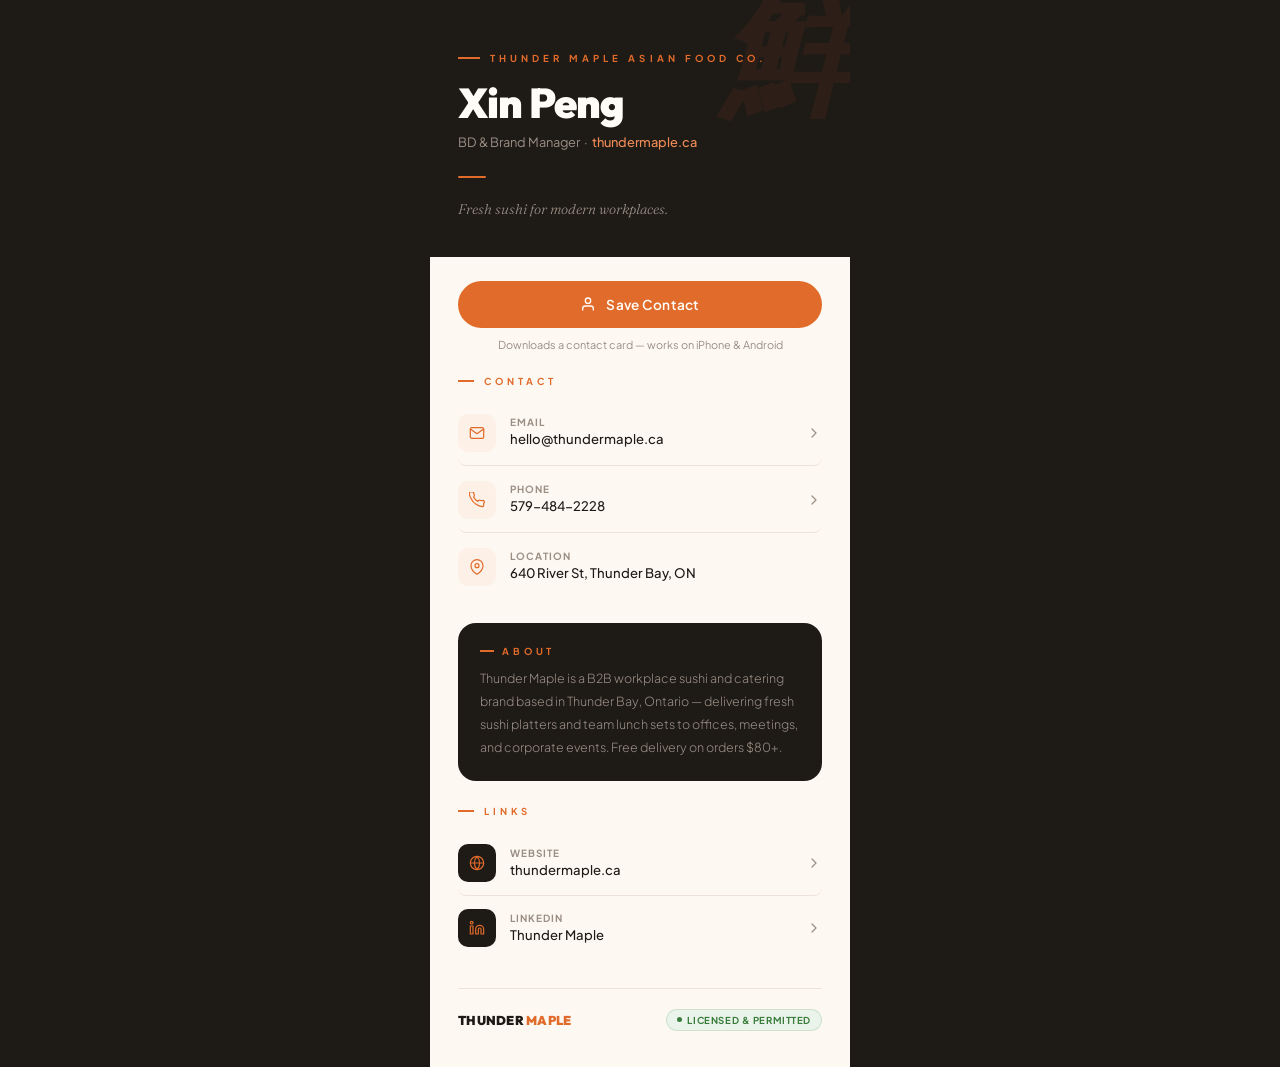
<file: card/index.html>
<!DOCTYPE html>
<html lang="en">
<head>
<meta charset="UTF-8">
<meta name="viewport" content="width=device-width, initial-scale=1.0, maximum-scale=1.0">
<meta name="theme-color" content="#1E1A16">
<meta property="og:title" content="Xin Peng — Thunder Maple">
<meta property="og:description" content="BD & Brand Manager · Fresh sushi for modern workplaces.">
<meta property="og:url" content="https://thundermaple.ca/card">
<title>Xin Peng · Thunder Maple</title>
<link rel="preconnect" href="https://fonts.googleapis.com">
<link rel="preconnect" href="https://fonts.gstatic.com" crossorigin>
<link href="https://fonts.googleapis.com/css2?family=Outfit:wght@700;800;900&family=Plus+Jakarta+Sans:wght@300;400;500;600;700&family=Fraunces:ital,wght@1,300;1,700&display=swap" rel="stylesheet">
<style>
  :root {
    --ink:          #1E1A16;
    --ink-soft:     #4A3F35;
    --ink-mist:     #9A8F85;
    --orange:       #E06B2A;
    --orange-light: #F08C55;
    --orange-pale:  #FDF0E6;
    --cream:        #FDF8F2;
    --white:        #FFFCF8;
    --rule:         rgba(122,79,46,0.12);
    --green:        #3A7D3C;
    --green-pale:   #EAF4EA;
  }

  * { margin: 0; padding: 0; box-sizing: border-box; -webkit-tap-highlight-color: transparent; }

  html, body {
    min-height: 100vh;
    background: var(--ink);
    display: flex;
    align-items: flex-start;
    justify-content: center;
    font-family: 'Plus Jakarta Sans', sans-serif;
  }

  .wrapper {
    width: 100%;
    max-width: 420px;
    min-height: 100vh;
    background: var(--cream);
    display: flex;
    flex-direction: column;
  }

  /* ── HERO ── */
  .hero {
    background: var(--ink);
    padding: 52px 28px 36px;
    position: relative;
    overflow: hidden;
  }

  .hero-kanji {
    font-family: 'Fraunces', serif;
    font-style: italic;
    font-weight: 700;
    font-size: 140px;
    color: rgba(224,107,42,0.08);
    position: absolute;
    top: -18px;
    right: -10px;
    line-height: 1;
    pointer-events: none;
    user-select: none;
  }

  .hero-eyebrow {
    display: flex;
    align-items: center;
    gap: 10px;
    margin-bottom: 18px;
  }

  .hero-eyebrow::before {
    content: '';
    display: block;
    width: 22px;
    height: 2px;
    background: var(--orange);
    flex-shrink: 0;
  }

  .hero-eyebrow-text {
    font-size: 0.60rem;
    font-weight: 700;
    letter-spacing: 0.42em;
    text-transform: uppercase;
    color: var(--orange);
  }

  .hero-name {
    font-family: 'Outfit', sans-serif;
    font-weight: 900;
    font-size: clamp(2rem, 8vw, 2.6rem);
    color: var(--white);
    line-height: 1.0;
    letter-spacing: -0.02em;
    margin-bottom: 8px;
  }

  .hero-title {
    font-size: 0.80rem;
    font-weight: 400;
    color: var(--ink-mist);
    line-height: 1.6;
    margin-bottom: 24px;
  }

  .hero-title strong {
    color: var(--orange-light);
    font-weight: 500;
  }

  .hero-divider {
    width: 28px;
    height: 2px;
    background: var(--orange);
    border-radius: 999px;
    margin-bottom: 20px;
  }

  .hero-tagline {
    font-family: 'Fraunces', serif;
    font-style: italic;
    font-weight: 300;
    font-size: 0.88rem;
    color: var(--ink-mist);
    line-height: 1.6;
  }

  /* ── SAVE BUTTON ── */
  .save-section {
    padding: 24px 28px 0;
  }

  .save-btn {
    display: flex;
    align-items: center;
    justify-content: center;
    gap: 10px;
    width: 100%;
    padding: 15px 24px;
    background: var(--orange);
    border: none;
    border-radius: 999px;
    font-family: 'Plus Jakarta Sans', sans-serif;
    font-size: 0.85rem;
    font-weight: 600;
    color: var(--white);
    cursor: pointer;
    letter-spacing: 0.02em;
    transition: background 0.2s, transform 0.15s;
    text-decoration: none;
  }

  .save-btn:active { transform: scale(0.97); background: var(--orange-light); }

  .save-btn svg {
    width: 16px;
    height: 16px;
    stroke: var(--white);
    fill: none;
    stroke-width: 2;
    stroke-linecap: round;
    stroke-linejoin: round;
    flex-shrink: 0;
  }

  .save-hint {
    text-align: center;
    font-size: 0.68rem;
    color: var(--ink-mist);
    margin-top: 10px;
    font-weight: 400;
  }

  /* ── CONTACT ROWS ── */
  .contact-section {
    padding: 24px 28px 0;
  }

  .section-label {
    font-size: 0.60rem;
    font-weight: 700;
    letter-spacing: 0.40em;
    text-transform: uppercase;
    color: var(--orange);
    margin-bottom: 14px;
    display: flex;
    align-items: center;
    gap: 10px;
  }

  .section-label::before {
    content: '';
    display: block;
    width: 16px;
    height: 2px;
    background: var(--orange);
    flex-shrink: 0;
  }

  .contact-list {
    display: flex;
    flex-direction: column;
    gap: 2px;
  }

  .contact-row {
    display: flex;
    align-items: center;
    gap: 14px;
    padding: 13px 0;
    border-bottom: 0.5px solid var(--rule);
    text-decoration: none;
    cursor: default;
    transition: background 0.2s;
    border-radius: 8px;
  }

  a.contact-row { cursor: pointer; }
  a.contact-row:active { background: var(--orange-pale); }

  .contact-row:last-child { border-bottom: none; }

  .contact-icon {
    width: 38px;
    height: 38px;
    border-radius: 10px;
    background: var(--orange-pale);
    display: flex;
    align-items: center;
    justify-content: center;
    flex-shrink: 0;
  }

  .contact-icon svg {
    width: 16px;
    height: 16px;
    stroke: var(--orange);
    fill: none;
    stroke-width: 1.8;
    stroke-linecap: round;
    stroke-linejoin: round;
  }

  .contact-text { flex: 1; min-width: 0; }

  .contact-label {
    font-size: 0.62rem;
    font-weight: 700;
    letter-spacing: 0.10em;
    text-transform: uppercase;
    color: var(--ink-mist);
    margin-bottom: 2px;
  }

  .contact-value {
    font-size: 0.82rem;
    font-weight: 500;
    color: var(--ink);
    line-height: 1.4;
    white-space: nowrap;
    overflow: hidden;
    text-overflow: ellipsis;
  }

  .contact-arrow {
    width: 16px;
    height: 16px;
    stroke: var(--ink-mist);
    fill: none;
    stroke-width: 1.8;
    stroke-linecap: round;
    stroke-linejoin: round;
    flex-shrink: 0;
  }

  /* ── ABOUT ── */
  .about-section {
    margin: 24px 28px 0;
    background: var(--ink);
    border-radius: 18px;
    padding: 22px 22px;
  }

  .about-label {
    font-size: 0.60rem;
    font-weight: 700;
    letter-spacing: 0.40em;
    text-transform: uppercase;
    color: var(--orange);
    margin-bottom: 10px;
    display: flex;
    align-items: center;
    gap: 8px;
  }

  .about-label::before {
    content: '';
    display: block;
    width: 14px;
    height: 2px;
    background: var(--orange);
  }

  .about-text {
    font-size: 0.78rem;
    line-height: 1.85;
    color: var(--ink-mist);
    font-weight: 300;
  }

  /* ── LINKS ── */
  .links-section {
    padding: 24px 28px 0;
  }

  .link-row {
    display: flex;
    align-items: center;
    gap: 14px;
    padding: 13px 0;
    border-bottom: 0.5px solid var(--rule);
    text-decoration: none;
    transition: background 0.2s;
    border-radius: 8px;
  }

  .link-row:last-child { border-bottom: none; }
  .link-row:active { background: var(--orange-pale); }

  .link-icon {
    width: 38px;
    height: 38px;
    border-radius: 10px;
    background: var(--ink);
    display: flex;
    align-items: center;
    justify-content: center;
    flex-shrink: 0;
  }

  .link-icon svg {
    width: 16px;
    height: 16px;
    stroke: var(--orange);
    fill: none;
    stroke-width: 1.8;
    stroke-linecap: round;
    stroke-linejoin: round;
  }

  .link-text { flex: 1; }

  .link-label {
    font-size: 0.62rem;
    font-weight: 700;
    letter-spacing: 0.10em;
    text-transform: uppercase;
    color: var(--ink-mist);
    margin-bottom: 2px;
  }

  .link-value {
    font-size: 0.82rem;
    font-weight: 500;
    color: var(--ink);
  }

  /* ── FOOTER ── */
  .card-footer {
    margin: 28px 28px 0;
    padding: 20px 0 36px;
    border-top: 0.5px solid var(--rule);
    display: flex;
    align-items: center;
    justify-content: space-between;
  }

  .footer-wordmark {
    font-family: 'Outfit', sans-serif;
    font-weight: 900;
    font-size: 0.80rem;
    color: var(--ink);
    letter-spacing: 0.02em;
  }

  .footer-wordmark span { color: var(--orange); }

  .footer-badge {
    display: flex;
    align-items: center;
    gap: 5px;
    background: var(--green-pale);
    border: 1px solid rgba(58,125,60,0.15);
    border-radius: 999px;
    padding: 4px 10px;
    font-size: 0.60rem;
    font-weight: 700;
    color: var(--green);
    text-transform: uppercase;
    letter-spacing: 0.06em;
  }

  .footer-badge::before {
    content: '';
    width: 5px;
    height: 5px;
    border-radius: 50%;
    background: var(--green);
    flex-shrink: 0;
  }

  /* ── TOAST ── */
  .toast {
    position: fixed;
    bottom: 32px;
    left: 50%;
    transform: translateX(-50%) translateY(80px);
    background: var(--ink);
    color: var(--white);
    font-family: 'Plus Jakarta Sans', sans-serif;
    font-size: 0.78rem;
    font-weight: 500;
    padding: 12px 22px;
    border-radius: 999px;
    border: 1px solid rgba(255,255,255,0.08);
    transition: transform 0.3s cubic-bezier(0.34,1.56,0.64,1), opacity 0.3s;
    opacity: 0;
    white-space: nowrap;
    z-index: 100;
    pointer-events: none;
  }

  .toast.show {
    transform: translateX(-50%) translateY(0);
    opacity: 1;
  }
</style>
</head>
<body>

<div class="wrapper">

  <!-- HERO -->
  <div class="hero">
    <div class="hero-kanji">鮮</div>
    <div class="hero-eyebrow">
      <span class="hero-eyebrow-text">Thunder Maple Asian Food Co.</span>
    </div>
    <div class="hero-name">Xin Peng</div>
    <div class="hero-title">BD & Brand Manager &nbsp;·&nbsp; <strong>thundermaple.ca</strong></div>
    <div class="hero-divider"></div>
    <div class="hero-tagline">Fresh sushi for modern workplaces.</div>
  </div>

  <!-- SAVE -->
  <div class="save-section">
    <a class="save-btn" id="saveBtn" href="#" download="Xin_Peng_ThunderMaple.vcf">
      <svg viewBox="0 0 24 24"><path d="M20 21v-2a4 4 0 00-4-4H8a4 4 0 00-4 4v2"/><circle cx="12" cy="7" r="4"/></svg>
      Save Contact
    </a>
    <p class="save-hint">Downloads a contact card — works on iPhone & Android</p>
  </div>

  <!-- CONTACT -->
  <div class="contact-section">
    <div class="section-label">Contact</div>
    <div class="contact-list">

      <a class="contact-row" href="mailto:hello@thundermaple.ca">
        <div class="contact-icon">
          <svg viewBox="0 0 24 24"><path d="M4 4h16c1.1 0 2 .9 2 2v12c0 1.1-.9 2-2 2H4c-1.1 0-2-.9-2-2V6c0-1.1.9-2 2-2z"/><polyline points="22,6 12,13 2,6"/></svg>
        </div>
        <div class="contact-text">
          <div class="contact-label">Email</div>
          <div class="contact-value">hello@thundermaple.ca</div>
        </div>
        <svg class="contact-arrow" viewBox="0 0 24 24"><polyline points="9,18 15,12 9,6"/></svg>
      </a>

      <a class="contact-row" href="tel:5794842228">
        <div class="contact-icon">
          <svg viewBox="0 0 24 24"><path d="M22 16.92v3a2 2 0 01-2.18 2 19.79 19.79 0 01-8.63-3.07A19.5 19.5 0 013.07 9.81 19.79 19.79 0 01.22 1.18 2 2 0 012.19 0h3a2 2 0 012 1.72c.127.96.361 1.903.7 2.81a2 2 0 01-.45 2.11L6.91 7.91a16 16 0 006.16 6.16l1.27-1.27a2 2 0 012.11-.45c.907.339 1.85.573 2.81.7A2 2 0 0122 16.92z"/></svg>
        </div>
        <div class="contact-text">
          <div class="contact-label">Phone</div>
          <div class="contact-value">579-484-2228</div>
        </div>
        <svg class="contact-arrow" viewBox="0 0 24 24"><polyline points="9,18 15,12 9,6"/></svg>
      </a>

      <div class="contact-row">
        <div class="contact-icon">
          <svg viewBox="0 0 24 24"><path d="M21 10c0 7-9 13-9 13s-9-6-9-13a9 9 0 0118 0z"/><circle cx="12" cy="10" r="3"/></svg>
        </div>
        <div class="contact-text">
          <div class="contact-label">Location</div>
          <div class="contact-value">640 River St, Thunder Bay, ON</div>
        </div>
      </div>

    </div>
  </div>

  <!-- ABOUT -->
  <div class="about-section">
    <div class="about-label">About</div>
    <div class="about-text">Thunder Maple is a B2B workplace sushi and catering brand based in Thunder Bay, Ontario — delivering fresh sushi platters and team lunch sets to offices, meetings, and corporate events. Free delivery on orders $80+.</div>
  </div>

  <!-- LINKS -->
  <div class="links-section">
    <div class="section-label">Links</div>

    <a class="link-row" href="https://thundermaple.ca" target="_blank">
      <div class="link-icon">
        <svg viewBox="0 0 24 24"><circle cx="12" cy="12" r="10"/><line x1="2" y1="12" x2="22" y2="12"/><path d="M12 2a15.3 15.3 0 014 10 15.3 15.3 0 01-4 10 15.3 15.3 0 01-4-10 15.3 15.3 0 014-10z"/></svg>
      </div>
      <div class="link-text">
        <div class="link-label">Website</div>
        <div class="link-value">thundermaple.ca</div>
      </div>
      <svg class="contact-arrow" viewBox="0 0 24 24"><polyline points="9,18 15,12 9,6"/></svg>
    </a>

    <a class="link-row" href="https://www.linkedin.com/company/thunder-maple" target="_blank">
      <div class="link-icon">
        <svg viewBox="0 0 24 24"><path d="M16 8a6 6 0 016 6v7h-4v-7a2 2 0 00-2-2 2 2 0 00-2 2v7h-4v-7a6 6 0 016-6z"/><rect x="2" y="9" width="4" height="12"/><circle cx="4" cy="4" r="2"/></svg>
      </div>
      <div class="link-text">
        <div class="link-label">LinkedIn</div>
        <div class="link-value">Thunder Maple</div>
      </div>
      <svg class="contact-arrow" viewBox="0 0 24 24"><polyline points="9,18 15,12 9,6"/></svg>
    </a>

  </div>

  <!-- FOOTER -->
  <div class="card-footer">
    <div class="footer-wordmark">THUNDER <span>MAPLE</span></div>
    <div class="footer-badge">Licensed & Permitted</div>
  </div>

</div>

<div class="toast" id="toast">Contact saved</div>

<script>
  const vcard = [
    'BEGIN:VCARD',
    'VERSION:3.0',
    'FN:Xin Peng',
    'N:Peng;Xin;;;',
    'ORG:Thunder Maple Asian Food Co.',
    'TITLE:BD & Brand Manager',
    'TEL;TYPE=WORK,VOICE:+15794842228',
    'EMAIL;TYPE=WORK:hello@thundermaple.ca',
    'URL:https://thundermaple.ca',
    'ADR;TYPE=WORK:;;640 River St;Thunder Bay;ON;;Canada',
    'NOTE:Fresh sushi for modern workplaces.',
    'END:VCARD'
  ].join('\r\n');

  const blob = new Blob([vcard], { type: 'text/vcard' });
  const url = URL.createObjectURL(blob);
  const btn = document.getElementById('saveBtn');
  btn.href = url;

  btn.addEventListener('click', () => {
    const t = document.getElementById('toast');
    t.classList.add('show');
    setTimeout(() => t.classList.remove('show'), 2400);
  });
</script>

</body>
</html>
</file>
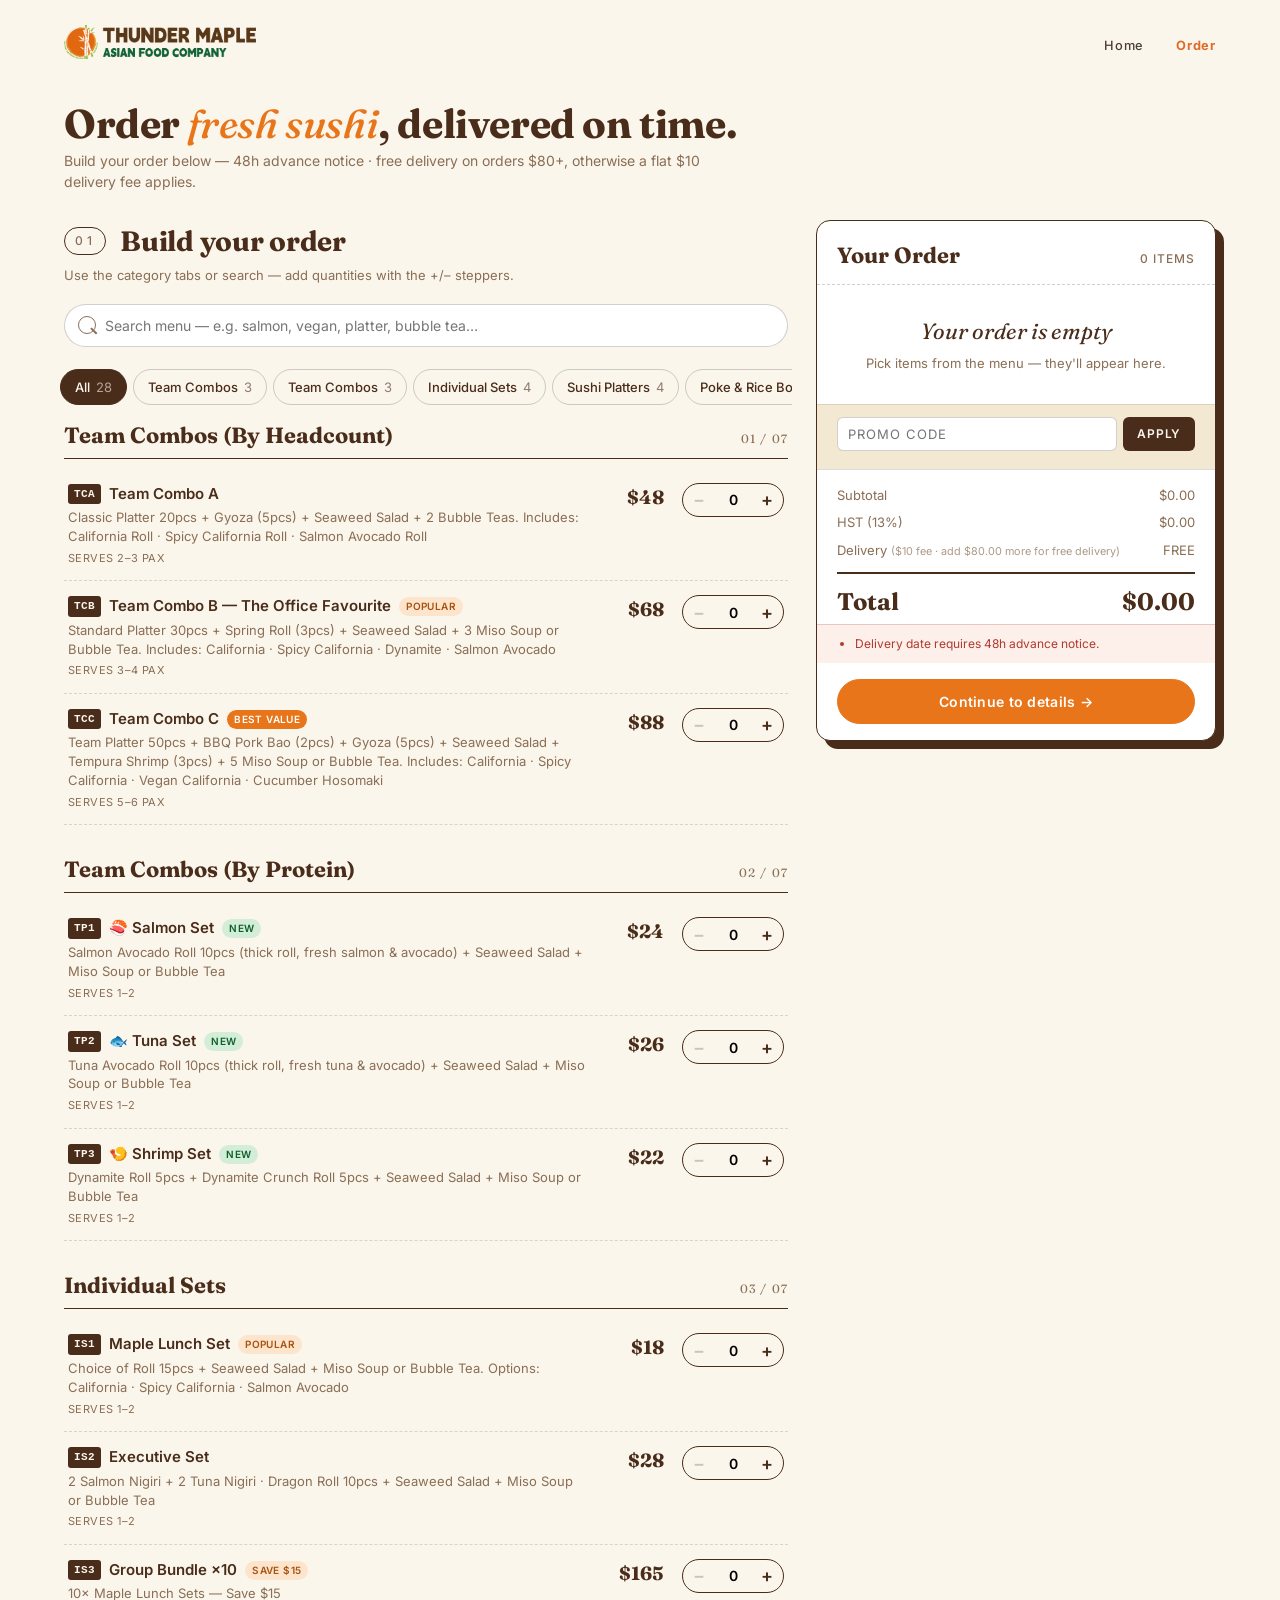
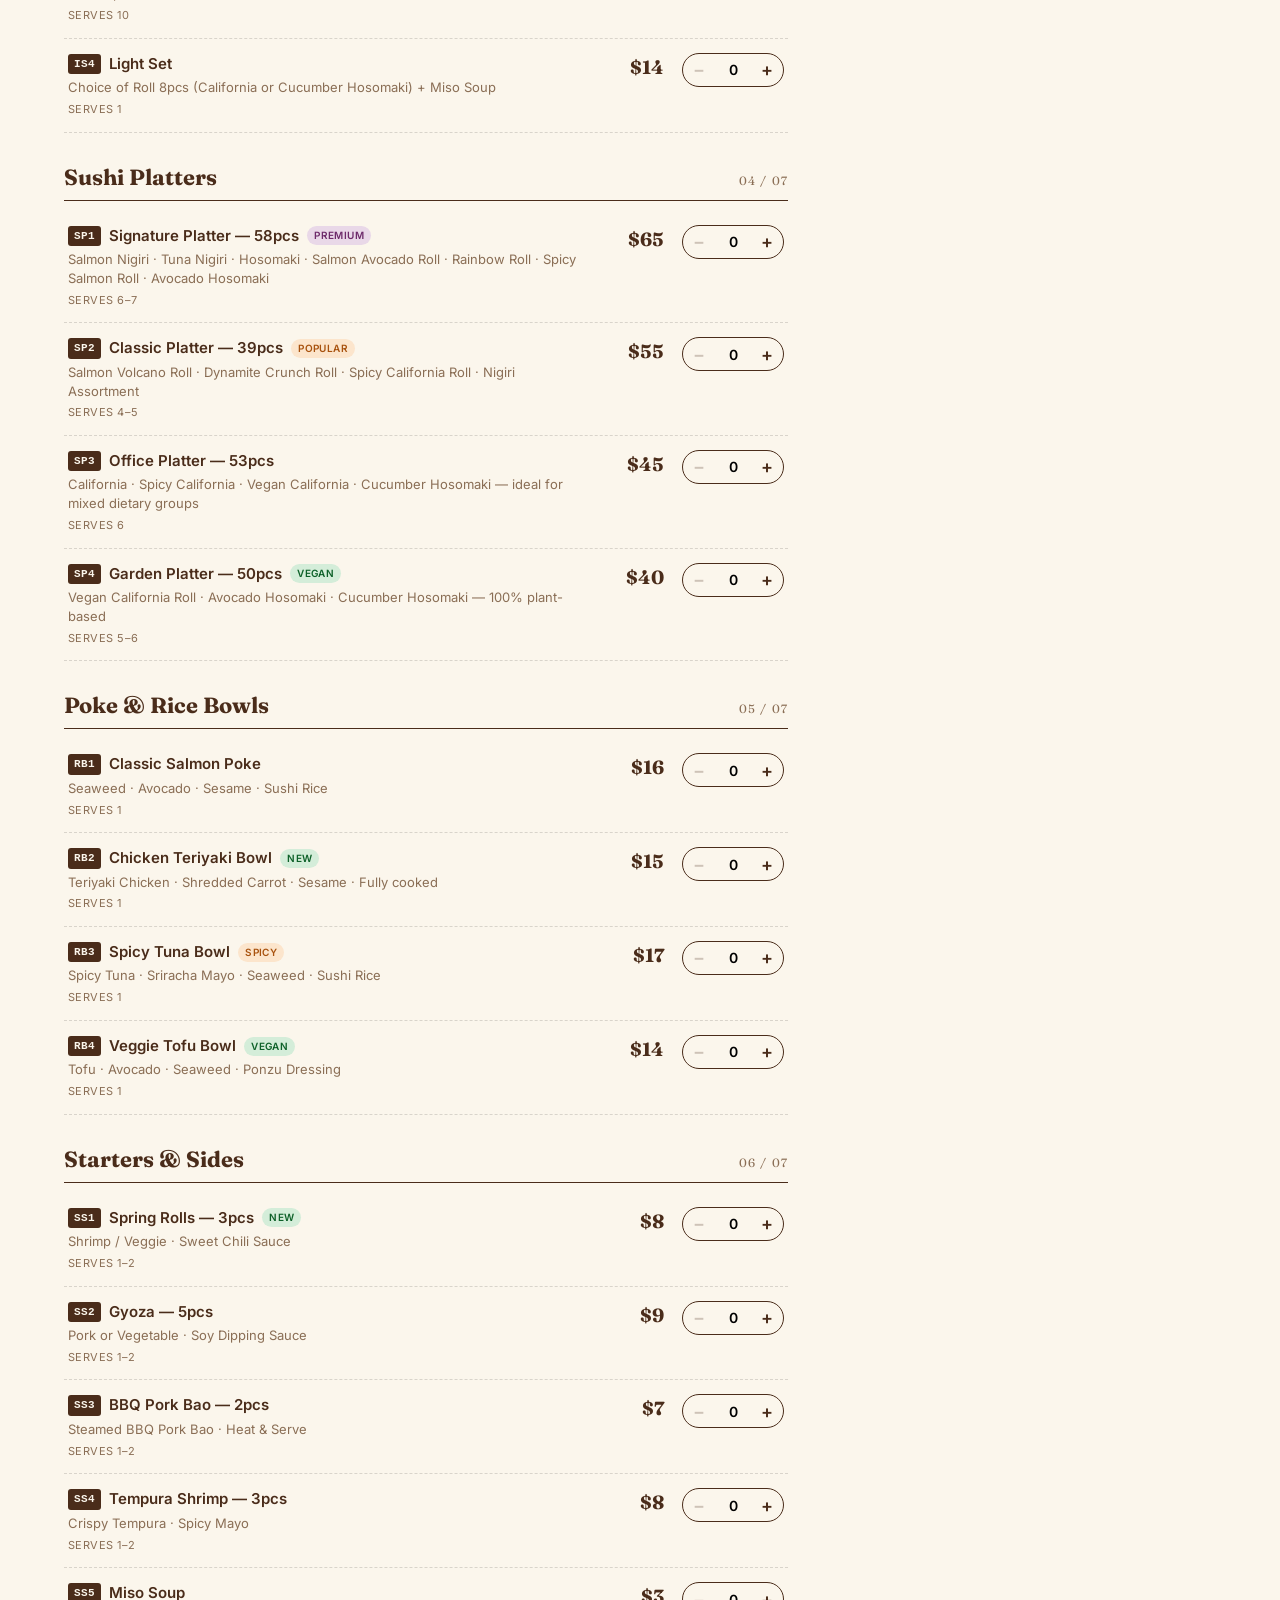
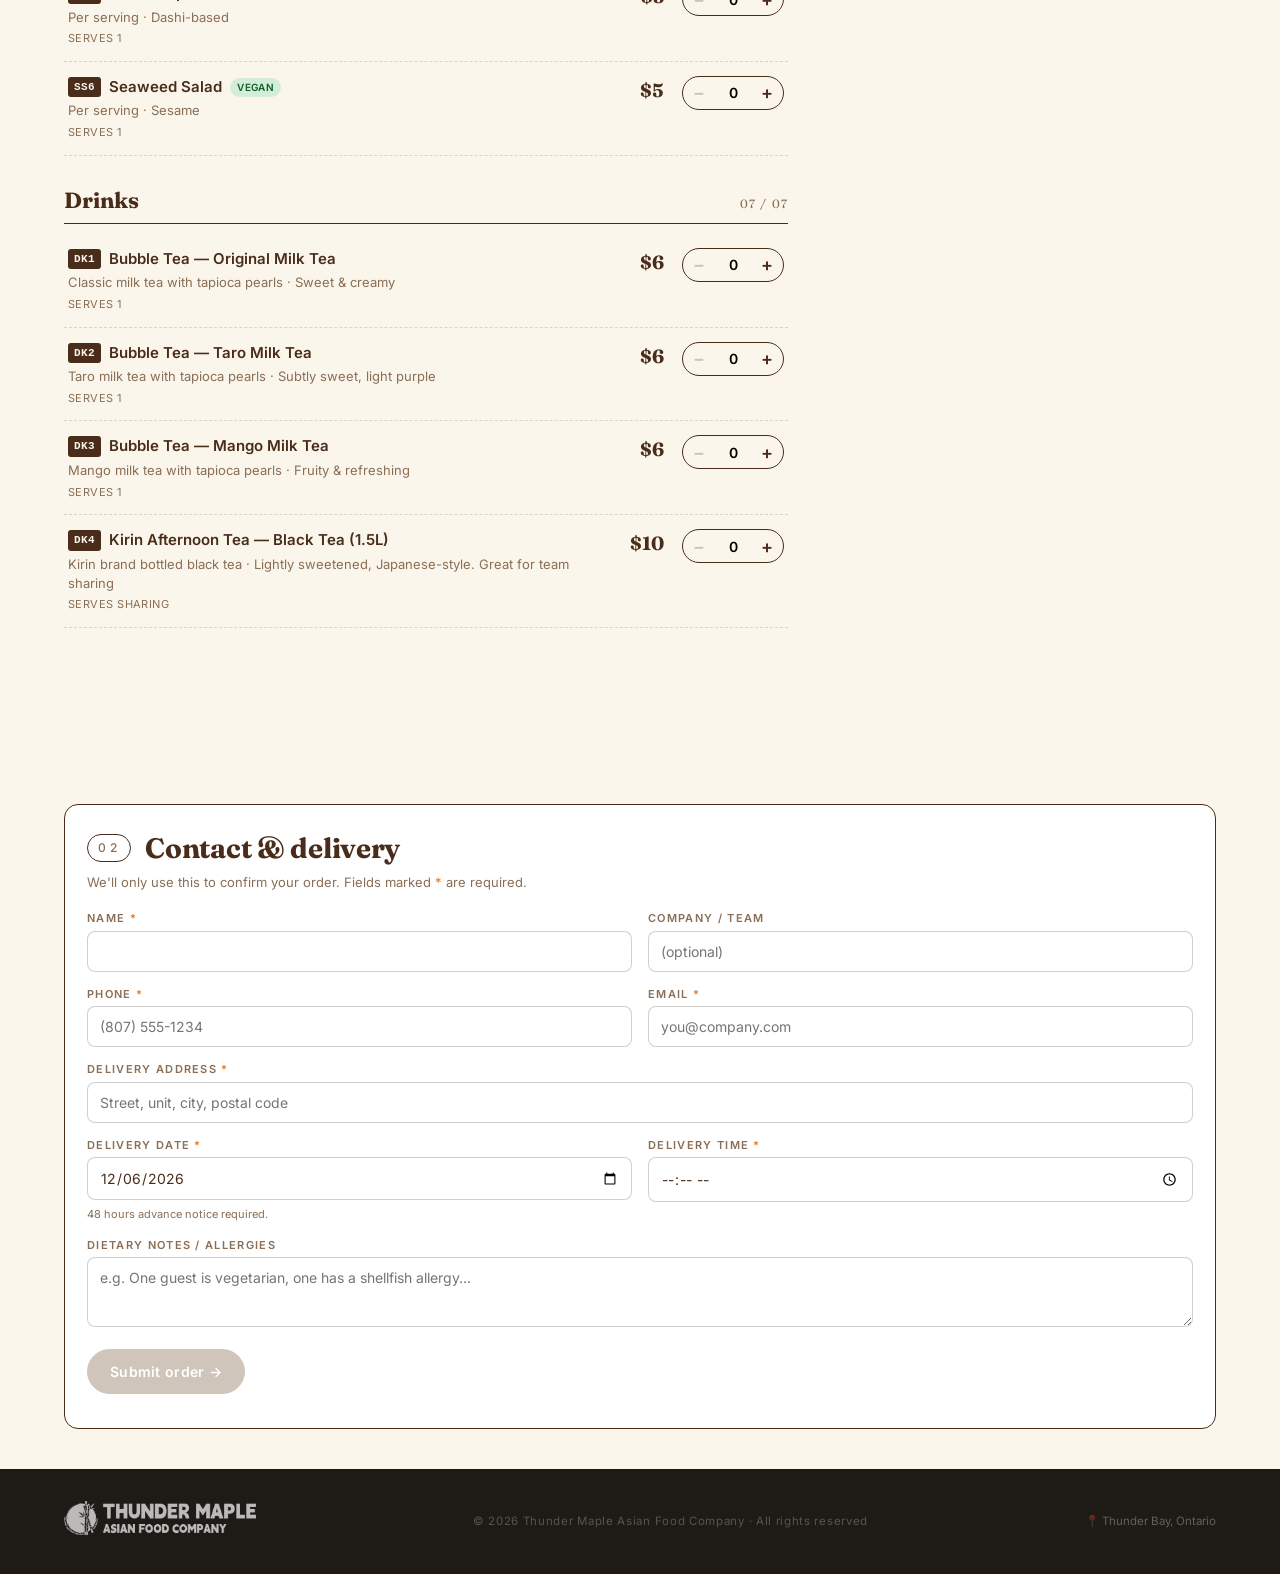
<file: Order system/order.html>
<!doctype html>
<html lang="en">
<head>
<meta charset="utf-8" />
<meta name="viewport" content="width=device-width,initial-scale=1" />
<title>Thunder Maple · Online Order</title>
<link rel="preconnect" href="https://fonts.googleapis.com">
<link rel="preconnect" href="https://fonts.gstatic.com" crossorigin>
<link href="https://fonts.googleapis.com/css2?family=Fraunces:opsz,wght@9..144,400;9..144,500;9..144,600;9..144,700&family=Inter:wght@400;500;600;700&family=Shippori+Mincho:wght@500;700&display=swap" rel="stylesheet">
<script src="menu_data.js"></script>
<style>
:root{
  --tweak-primary:#E8751A;      /* brand orange (sun) */
  --tweak-secondary:#127C36;    /* brand green (bamboo) */
  --tweak-ink:#4A2C1A;          /* brand brown (wordmark) */
  --tweak-paper:#FBF6EC;        /* warm off-white */
  --tweak-paper-2:#F3E8D1;      /* warmer cream */
  --tweak-moss:#127C36;         /* brand green */
  --tweak-accent:#E8751A;       /* orange */
  --tweak-line:#4A2C1A;
  --tweak-muted:#8A6E55;
  --tweak-danger:#B03A2E;
  --tweak-radius: 14px;
  --tweak-font-display:'Fraunces', Georgia, serif;
  --tweak-font-body:'Inter', system-ui, sans-serif;
  /* unified nav / footer — matches main site */
  --orange:#E06B2A;
  --orange-light:#F08C55;
  --ink:#1E1A16;
  --ink-soft:#4A3F35;
  --rule:rgba(122,79,46,.12);
}
*{box-sizing:border-box}
html,body{margin:0;padding:0}
body{
  font-family:var(--tweak-font-body);
  background:var(--tweak-paper);
  color:var(--tweak-ink);
  font-size:15px;
  line-height:1.5;
  -webkit-font-smoothing:antialiased;
  padding-top:80px;
}
a{color:inherit}
button{font-family:inherit}

/* ——— unified nav (matches main site) ——— */
.sbar{position:fixed;top:0;left:0;height:3px;background:var(--orange);z-index:500;width:0%;border-radius:0 2px 2px 0;}
nav#nav{position:fixed;top:0;left:0;right:0;z-index:200;padding:1.2rem 5vw;display:flex;justify-content:space-between;align-items:center;transition:background .4s,box-shadow .4s;}
nav#nav.scrolled{background:rgba(253,248,242,.95);backdrop-filter:blur(14px);box-shadow:0 1px 0 var(--rule);}
.nav-links{display:flex;gap:2rem;list-style:none;align-items:center;}
.nav-links a{font-size:.8rem;font-weight:500;letter-spacing:.06em;color:var(--ink-soft);text-decoration:none;transition:color .25s;}
.nav-links a:hover{color:var(--orange);}
.nav-links a.current{color:var(--orange);font-weight:700;}
.nav-cta{background:var(--orange);color:#fff!important;padding:.55rem 1.5rem;border-radius:999px;transition:background .25s,transform .2s!important;}
.nav-cta:hover{background:var(--orange-light)!important;transform:translateY(-1px)!important;}
.page-title{max-width:1200px;margin:22px auto 0;padding:0 24px}
.page-title h1{font-family:var(--tweak-font-display);font-size:clamp(28px,3.4vw,40px);line-height:1.1;font-weight:700;margin:0 0 4px;letter-spacing:-.01em}
.page-title h1 em{font-style:italic;color:var(--tweak-primary);font-weight:500}
.page-title p{color:var(--tweak-muted);font-size:14px;margin:0;max-width:640px}

/* ——— layout ——— */
.shell{max-width:1200px;margin:0 auto;padding:28px 24px 120px;display:grid;grid-template-columns:minmax(0,1fr) 400px;gap:28px}
.shell > section, .shell > aside{min-width:0}
@media (max-width: 960px){.shell{grid-template-columns:minmax(0,1fr);padding-bottom:180px}}

/* ——— menu section ——— */
.section-title{
  font-family:var(--tweak-font-display);
  font-size:28px;font-weight:700;letter-spacing:-.01em;
  display:flex;align-items:center;gap:14px;margin:0 0 4px;
}
.section-title .num{
  font-family:var(--tweak-font-body);font-weight:500;
  font-size:12px;letter-spacing:.3em;color:var(--tweak-muted);
  border:1px solid var(--tweak-ink);border-radius:100px;padding:4px 10px;
}
.section-sub{color:var(--tweak-muted);font-size:13px;margin:0 0 18px}

.cat-tabs{display:flex;gap:6px;overflow-x:auto;padding:4px 0 14px;margin:0 -4px;scrollbar-width:thin}
.cat-tab{
  flex:0 0 auto;padding:9px 14px;border-radius:100px;
  background:transparent;border:1px solid rgba(26,20,16,.2);
  font-size:13px;font-weight:500;color:var(--tweak-ink);cursor:pointer;
  transition:all .15s;white-space:nowrap;
}
.cat-tab:hover{background:rgba(26,20,16,.05)}
.cat-tab.active{background:var(--tweak-ink);color:var(--tweak-paper);border-color:var(--tweak-ink)}
.cat-tab .n{opacity:.6;margin-left:6px;font-weight:400}

/* ——— item list (DROPDOWN-first, matches user's request) ——— */
.cat-block{margin-bottom:28px}
.cat-head{
  display:flex;align-items:baseline;justify-content:space-between;
  border-bottom:1px solid var(--tweak-ink);padding-bottom:6px;margin-bottom:10px;
}
.cat-head h3{font-family:var(--tweak-font-display);font-size:22px;margin:0;font-weight:700}
.cat-head .jp{font-family:var(--tweak-font-display);color:var(--tweak-muted);font-size:12px;letter-spacing:.1em}

.item{
  display:grid;grid-template-columns:1fr auto auto;gap:18px;align-items:flex-start;
  padding:14px 4px;border-bottom:1px dashed rgba(26,20,16,.15);
  transition:background .15s;
}
.item.has-qty{background:rgba(212,162,76,.08);border-radius:8px;padding-left:14px;padding-right:14px}
.item .info{min-width:0}
.item .name{font-size:15px;font-weight:600;margin:0 0 3px;display:flex;align-items:center;gap:8px;flex-wrap:wrap}
.item .code{font-family:ui-monospace,monospace;font-size:11px;background:var(--tweak-ink);color:var(--tweak-paper);padding:2px 6px;border-radius:3px;letter-spacing:.04em}
.item .tag{font-size:10px;padding:2px 7px;border-radius:100px;font-weight:600;letter-spacing:.04em;text-transform:uppercase}
.tag-popular{background:#FCE5CC;color:#A8520E}
.tag-new{background:#D4EDD9;color:#0E6129}
.tag-premium{background:#E9D8E8;color:#6D2A6A}
.tag-bestvalue{background:var(--tweak-primary);color:#fff}
.tag-vegan{background:#D4EDD9;color:#0E6129}
.tag-spicy{background:#FCE5CC;color:#A8520E}
.tag-savings{background:#FCE5CC;color:#A8520E}
.item .desc{font-size:13px;color:var(--tweak-muted);margin:0;line-height:1.45}
.item .meta{font-size:11px;color:var(--tweak-muted);margin-top:4px;letter-spacing:.04em;text-transform:uppercase}

.item .price{font-family:var(--tweak-font-display);font-weight:700;font-size:19px;white-space:nowrap;text-align:right;min-width:58px}

.qty{
  display:inline-flex;align-items:center;gap:0;
  border:1.5px solid var(--tweak-ink);border-radius:100px;
  background:var(--tweak-paper);
  overflow:hidden;
}
.qty button{
  width:32px;height:32px;border:0;background:transparent;cursor:pointer;
  font-size:18px;font-weight:600;color:var(--tweak-ink);
  display:grid;place-items:center;
}
.qty button:hover{background:rgba(26,20,16,.08)}
.qty button:disabled{opacity:.25;cursor:not-allowed}
.qty input{
  width:36px;text-align:center;border:0;background:transparent;
  font-family:var(--tweak-font-body);font-weight:600;font-size:14px;
  -moz-appearance:textfield;
}
.qty input::-webkit-outer-spin-button,.qty input::-webkit-inner-spin-button{-webkit-appearance:none;margin:0}

.search-wrap{position:relative;margin-bottom:18px}
.search-wrap input{
  width:100%;padding:12px 16px 12px 40px;
  background:#fff;border:1px solid rgba(26,20,16,.2);
  border-radius:100px;font-size:14px;font-family:inherit;
  color:var(--tweak-ink);
}
.search-wrap input:focus{outline:2px solid var(--tweak-primary);outline-offset:0;border-color:transparent}
.search-wrap::before{
  content:'';position:absolute;left:14px;top:50%;transform:translateY(-50%);
  width:16px;height:16px;border:1.5px solid var(--tweak-muted);border-radius:50%;
}
.search-wrap::after{
  content:'';position:absolute;left:26px;top:calc(50% + 5px);
  width:8px;height:1.5px;background:var(--tweak-muted);transform:rotate(45deg);
}

/* ——— cart / summary panel ——— */
.panel{
  position:sticky;top:18px;align-self:start;
  background:#fff;border:1px solid var(--tweak-ink);
  border-radius:var(--tweak-radius);
  overflow:hidden;
  box-shadow: 8px 8px 0 var(--tweak-ink);
}
.panel h2{
  font-family:var(--tweak-font-display);font-weight:700;font-size:22px;
  margin:0;padding:18px 20px 12px;
  display:flex;align-items:baseline;justify-content:space-between;
  border-bottom:1px dashed rgba(26,20,16,.2);
}
.panel h2 .count{font-family:var(--tweak-font-body);font-size:12px;font-weight:500;color:var(--tweak-muted);letter-spacing:.08em;text-transform:uppercase}
.cart-list{padding:6px 20px;max-height:340px;overflow:auto}
.cart-row{display:grid;grid-template-columns:auto 1fr auto auto;gap:10px;align-items:center;padding:8px 0;border-bottom:1px dashed rgba(26,20,16,.12);font-size:13px}
.cart-row:last-child{border-bottom:0}
.cart-row .q{font-family:var(--tweak-font-display);font-size:18px;font-weight:700;min-width:26px;text-align:center;color:var(--tweak-primary)}
.cart-row .nm{font-weight:500;line-height:1.25}
.cart-row .pr{font-weight:600;white-space:nowrap}
.cart-row .rm{width:22px;height:22px;border-radius:50%;background:transparent;border:1px solid rgba(26,20,16,.3);cursor:pointer;display:grid;place-items:center;font-size:12px;color:var(--tweak-muted);padding:0;line-height:1}
.cart-row .rm:hover{background:var(--tweak-danger);color:#fff;border-color:var(--tweak-danger)}

.empty{padding:24px 20px;text-align:center;color:var(--tweak-muted);font-size:13px}
.empty .arr{font-family:var(--tweak-font-display);font-style:italic;font-size:22px;color:var(--tweak-ink);margin-bottom:6px;display:block}

.totals{padding:12px 20px 0;border-top:1px solid rgba(26,20,16,.15)}
.tr{display:flex;justify-content:space-between;padding:4px 0;font-size:13px;color:var(--tweak-muted)}
.tr b{color:var(--tweak-ink);font-weight:600}
.tr.total{font-family:var(--tweak-font-display);font-size:24px;color:var(--tweak-ink);border-top:2px solid var(--tweak-ink);margin-top:8px;padding-top:10px;font-weight:700}
.tr.total span:last-child{font-weight:700}

.promo{padding:12px 20px;background:var(--tweak-paper-2);border-top:1px solid rgba(26,20,16,.1)}
.promo-row{display:flex;gap:6px}
.promo-row input{flex:1;padding:8px 10px;border:1px solid rgba(26,20,16,.2);border-radius:6px;font-size:13px;font-family:inherit;background:#fff;text-transform:uppercase;letter-spacing:.08em}
.promo-row button{padding:8px 14px;background:var(--tweak-ink);color:var(--tweak-paper);border:0;border-radius:6px;font-weight:600;font-size:12px;letter-spacing:.06em;cursor:pointer;text-transform:uppercase}
.promo-msg{font-size:11px;margin-top:6px;color:var(--tweak-moss);font-weight:500}
.promo-msg.err{color:var(--tweak-danger)}

.warnings{padding:10px 20px;background:#FDEFEA;border-top:1px solid rgba(139,30,30,.2);color:var(--tweak-danger);font-size:12px;line-height:1.5}
.warnings ul{margin:0;padding-left:18px}

/* ——— form ——— */
.form-section{background:#fff;border:1px solid var(--tweak-ink);border-radius:var(--tweak-radius);padding:22px;margin-top:28px}
.form-grid{display:grid;grid-template-columns:repeat(2,1fr);gap:14px 16px}
@media (max-width: 640px){.form-grid{grid-template-columns:1fr}}
.field{display:flex;flex-direction:column;gap:4px}
.field.full{grid-column:1/-1}
.field label{font-size:11px;letter-spacing:.12em;text-transform:uppercase;color:var(--tweak-muted);font-weight:600}
.field label .req{color:var(--tweak-primary)}
.field input,.field textarea,.field select{
  padding:11px 12px;border:1px solid rgba(26,20,16,.2);border-radius:8px;
  font-family:inherit;font-size:14px;background:#fff;color:var(--tweak-ink);
}
.field textarea{min-height:70px;resize:vertical}
.field input:focus,.field textarea:focus,.field select:focus{outline:2px solid var(--tweak-primary);outline-offset:0;border-color:transparent}
.field .hint{font-size:11px;color:var(--tweak-muted);margin-top:2px}

/* submit area */
.submit-area{margin-top:22px;display:flex;gap:10px;flex-wrap:wrap;align-items:center}
.btn{
  padding:13px 22px;border-radius:100px;border:1.5px solid var(--tweak-ink);
  font-size:14px;font-weight:600;letter-spacing:.02em;
  cursor:pointer;display:inline-flex;align-items:center;gap:8px;
  background:#fff;color:var(--tweak-ink);transition:all .15s;
  font-family:inherit;
}
.btn:hover{background:var(--tweak-paper-2)}
.btn.primary{background:var(--tweak-primary);color:#fff;border-color:var(--tweak-primary)}
.btn.primary:hover{background:#8F2E24}
.btn.primary:disabled{opacity:.4;cursor:not-allowed;background:var(--tweak-muted);border-color:var(--tweak-muted)}
.btn.ghost{border-color:rgba(26,20,16,.3)}

/* success modal */
.modal-bg{position:fixed;inset:0;background:rgba(26,20,16,.7);display:none;align-items:center;justify-content:center;padding:20px;z-index:50}
.modal-bg.open{display:flex}
.modal{background:var(--tweak-paper);border-radius:var(--tweak-radius);max-width:520px;width:100%;padding:32px;border:1px solid var(--tweak-ink);box-shadow:10px 10px 0 var(--tweak-ink)}
.modal h3{font-family:var(--tweak-font-display);font-size:32px;margin:0 0 6px;font-weight:700}
.modal .order-no{font-family:ui-monospace,monospace;font-size:14px;color:var(--tweak-muted);margin-bottom:18px;letter-spacing:.08em}
.modal p{margin:0 0 12px;font-size:14px;line-height:1.6}
.modal .modal-actions{display:flex;gap:8px;flex-wrap:wrap;margin-top:18px}
.modal .modal-actions .btn{font-size:13px;padding:10px 16px}

/* history */
.history{margin-top:12px;font-size:11px;color:var(--tweak-muted)}
.history a{cursor:pointer;text-decoration:underline}

/* ——— tweaks panel ——— */
.tweak-panel{
  position:fixed;bottom:20px;right:20px;z-index:60;
  background:#fff;border:1px solid var(--tweak-ink);border-radius:12px;
  box-shadow:6px 6px 0 var(--tweak-ink);
  padding:16px;width:260px;display:none;
}
.tweak-panel.open{display:block}
.tweak-panel h4{font-family:var(--tweak-font-display);margin:0 0 10px;font-size:16px;display:flex;justify-content:space-between;align-items:center}
.tweak-panel h4 button{background:transparent;border:0;font-size:18px;cursor:pointer;line-height:1;color:var(--tweak-muted)}
.tweak-row{margin:10px 0;font-size:12px}
.tweak-row label{display:block;color:var(--tweak-muted);letter-spacing:.08em;text-transform:uppercase;font-weight:600;font-size:10px;margin-bottom:4px}
.tweak-row .seg{display:flex;border:1px solid rgba(26,20,16,.25);border-radius:6px;overflow:hidden}
.tweak-row .seg button{flex:1;padding:7px 8px;border:0;background:#fff;cursor:pointer;font-size:11px;font-family:inherit;font-weight:500;color:var(--tweak-ink)}
.tweak-row .seg button.on{background:var(--tweak-ink);color:var(--tweak-paper)}
.tweak-row .swatch-row{display:flex;gap:6px}
.tweak-row .swatch{width:28px;height:28px;border-radius:50%;border:2px solid transparent;cursor:pointer}
.tweak-row .swatch.on{border-color:var(--tweak-ink)}

/* ——— variants ——— */
body[data-ui="cards"] .item{display:grid;grid-template-columns:1fr;gap:10px;background:#fff;border:1px solid rgba(26,20,16,.12);border-radius:10px;padding:14px;margin-bottom:10px;border-bottom:1px solid rgba(26,20,16,.12)}
body[data-ui="cards"] .item .row-x{display:flex;justify-content:space-between;align-items:center;gap:10px}
body[data-ui="cards"] .item .price{text-align:left}

body[data-ui="compact"] .item{padding:8px 4px}
body[data-ui="compact"] .item .desc{display:none}

/* footer */
footer{background:var(--ink);padding:2rem 5vw;display:flex;justify-content:space-between;align-items:center;flex-wrap:wrap;gap:1rem;position:relative;z-index:1;}
.footer-copy{font-size:.72rem;color:rgba(255,255,255,.25);letter-spacing:.06em;}
.footer-loc{font-size:.72rem;color:rgba(255,255,255,.3);}

/* print layout for receipt */
@media print{
  nav#nav,.tweak-panel,.cat-tabs,.search-wrap,.submit-area,.qty,.promo,.modal-bg,footer,.form-section,.panel-cta{display:none !important}
  body{background:#fff}
  .shell{grid-template-columns:1fr;padding:0}
  .panel{box-shadow:none;border:none;position:static}
  /* print-receipt mode: hide everything except the order panel */
  body.print-receipt .page-title{display:none !important}
  body.print-receipt .shell > section{display:none !important}
  body.print-receipt .cart-list{max-height:none !important}
  body.print-receipt .panel{border:1px solid #ccc !important}
}
</style>
</head>
<body>

<div class="sbar" id="sbar"></div>
<nav id="nav">
  <a href="../index.html" aria-label="Thunder Maple home"><img src="../assets/logos/Logo-TMAFC1022-Wide.png" alt="Thunder Maple" style="height:34px;width:auto;"></a>
  <ul class="nav-links">
    <li><a href="../index.html">Home</a></li>
    <li><a href="#" class="current">Order</a></li>
  </ul>
</nav>

<div class="page-title">
  <h1>Order <em>fresh sushi</em>, delivered on time.</h1>
  <p>Build your order below — 48h advance notice · free delivery on orders $80+, otherwise a flat $10 delivery fee applies.</p>
</div>

<main class="shell">
  <section>
    <h2 class="section-title"><span class="num">01</span>Build your order</h2>
    <p class="section-sub">Use the category tabs or search — add quantities with the +/– steppers.</p>

    <div class="search-wrap"><input id="search" type="search" placeholder="Search menu — e.g. salmon, vegan, platter, bubble tea…" /></div>

    <div class="cat-tabs" id="catTabs"></div>

    <div id="menu"></div>
  </section>

  <aside>
    <div class="panel">
      <h2>Your Order <span class="count" id="itemCount">0 items</span></h2>
      <div id="cartList" class="cart-list"></div>
      <div class="promo">
        <div class="promo-row">
          <input id="promoInput" placeholder="Promo code" maxlength="20" />
          <button id="promoBtn">Apply</button>
        </div>
        <div class="promo-msg" id="promoMsg"></div>
      </div>
      <div class="totals">
        <div class="tr"><span>Subtotal</span><span id="subtotal">$0.00</span></div>
        <div class="tr" id="discountRow" style="display:none"><span id="discountLabel">Promo</span><span id="discount">–$0.00</span></div>
        <div class="tr" id="taxRow"><span>HST (13%)</span><span id="tax">$0.00</span></div>
        <div class="tr" id="deliveryRow"><span>Delivery <small id="deliveryNote" style="opacity:.7;white-space:nowrap"></small></span><span id="delivery">$0.00</span></div>
        <div class="tr total"><span>Total</span><span id="total">$0.00</span></div>
      </div>
      <div class="warnings" id="warnings" style="display:none"></div>
      <div class="panel-cta" style="padding:16px 20px">
        <button class="btn primary" style="width:100%;justify-content:center" onclick="document.getElementById('form-section').scrollIntoView({behavior:'smooth'})">Continue to details →</button>
      </div>
    </div>
  </aside>
</main>

<div class="shell" style="padding-top:0;padding-bottom:40px;grid-template-columns:1fr">
  <section class="form-section" id="form-section">
    <h2 class="section-title"><span class="num">02</span>Contact & delivery</h2>
    <p class="section-sub">We'll only use this to confirm your order. Fields marked <span style="color:var(--tweak-primary)">*</span> are required.</p>
    <form id="orderForm" novalidate>
      <div class="form-grid">
        <div class="field">
          <label>Name <span class="req">*</span></label>
          <input required name="name" autocomplete="name" />
        </div>
        <div class="field">
          <label>Company / Team</label>
          <input name="company" autocomplete="organization" placeholder="(optional)" />
        </div>
        <div class="field">
          <label>Phone <span class="req">*</span></label>
          <input required name="phone" type="tel" autocomplete="tel" placeholder="(807) 555-1234" />
        </div>
        <div class="field">
          <label>Email <span class="req">*</span></label>
          <input required name="email" type="email" autocomplete="email" placeholder="you@company.com" />
        </div>
        <div class="field full">
          <label>Delivery address <span class="req">*</span></label>
          <input required name="address" autocomplete="street-address" placeholder="Street, unit, city, postal code" />
        </div>
        <div class="field">
          <label>Delivery date <span class="req">*</span></label>
          <input required name="date" type="date" id="dateField" />
          <span class="hint" id="dateHint">48 hours advance notice required.</span>
        </div>
        <div class="field">
          <label>Delivery time <span class="req">*</span></label>
          <input required name="time" type="time" step="900" />
        </div>
        <div class="field full">
          <label>Dietary notes / allergies</label>
          <textarea name="dietary" placeholder="e.g. One guest is vegetarian, one has a shellfish allergy…"></textarea>
        </div>
      </div>

      <div class="submit-area">
        <button type="submit" class="btn primary" id="submitBtn">Submit order →</button>
      </div>
      <div class="history">
        <span id="historyInfo"></span>
        <a id="historyLink" style="display:none">View order history</a>
      </div>
    </form>
  </section>
</div>

<footer>
  <div><img src="../assets/logos/Logo-TMAFC1022-WideWhite.png" alt="Thunder Maple" style="height:34px;width:auto;opacity:.7;"></div>
  <div class="footer-copy">© 2026 Thunder Maple Asian Food Company · All rights reserved</div>
  <div class="footer-loc">📍 Thunder Bay, Ontario</div>
</footer>

<!-- success modal -->
<div class="modal-bg" id="modalBg">
  <div class="modal">
    <h3>Order received 🍁</h3>
    <div class="order-no" id="modalOrderNo"></div>
    <p id="modalBody">Thanks — we've logged your order. We'll reach out within the same business day to confirm the delivery window and payment.</p>
    <p id="modalDetail" style="font-size:12px;color:var(--tweak-muted)"></p>
    <div class="modal-actions">
      <button class="btn primary" onclick="closeModal()">Done</button>
      <button class="btn ghost" onclick="document.body.classList.add('print-receipt');window.addEventListener('afterprint',()=>document.body.classList.remove('print-receipt'),{once:true});window.print()">Print receipt</button>
    </div>
  </div>
</div>

<!-- tweaks -->
<div class="tweak-panel" id="tweakPanel">
  <h4>Tweaks <button onclick="toggleTweaks(false)">×</button></h4>
  <div class="tweak-row">
    <label>Accent colour</label>
    <div class="swatch-row" id="swatches"></div>
  </div>
  <div class="tweak-row">
    <label>Menu layout</label>
    <div class="seg" id="uiSeg">
      <button data-v="list">List</button>
      <button data-v="cards">Cards</button>
      <button data-v="compact">Compact</button>
    </div>
  </div>
  <div class="tweak-row">
    <label>Show tax & delivery</label>
    <div class="seg" id="feesSeg">
      <button data-v="on">Show</button>
      <button data-v="off">Hide</button>
    </div>
  </div>
  <div class="tweak-row">
    <label>Min-order enforcement</label>
    <div class="seg" id="minSeg">
      <button data-v="warn">Warn only</button>
      <button data-v="block">Block</button>
    </div>
  </div>

</div>

<script>
/*EDITMODE-BEGIN*/
const TM_TWEAKS = {
  "accent": "#E8751A",
  "ui": "list",
  "fees": "on",
  "minOrder": "warn",
  "formspreeUrl": "https://formspree.io/f/xaqajkpn"
};
/*EDITMODE-END*/

const HST = 0.13;
const FREE_DELIVERY_THRESHOLD = 80;
const DELIVERY_FEE = 10;
const MIN_ADVANCE_HOURS = 48;

const PROMOS = {
  'MAPLE10': { type:'pct', value:10, label:'10% off' },
  'TEAM15':  { type:'pct', value:15, label:'15% off (teams)' },
  'FIRST5':  { type:'flat', value:5, label:'$5 off first order' },
};

// state
const cart = new Map(); // code -> qty
let activeCat = 'all';
let searchTerm = '';
let promo = null;

const flatItems = [];
TM_MENU.forEach(cat => cat.items.forEach(it => flatItems.push({...it, category: cat.category})));
const byCode = Object.fromEntries(flatItems.map(i => [i.code, i]));

// ——— render category tabs ———
const tabs = document.getElementById('catTabs');
function renderTabs(){
  tabs.innerHTML = '';
  const all = document.createElement('button');
  all.className='cat-tab'+(activeCat==='all'?' active':'');
  all.textContent='All';
  const allN=document.createElement('span');allN.className='n';allN.textContent=flatItems.length;all.appendChild(allN);
  all.onclick=()=>{activeCat='all';renderTabs();renderMenu();};
  tabs.appendChild(all);
  TM_MENU.forEach(cat => {
    const b = document.createElement('button');
    b.className='cat-tab'+(activeCat===cat.category?' active':'');
    b.textContent = cat.category.replace(/\s*\(.*?\)/,'');
    const n=document.createElement('span');n.className='n';n.textContent=cat.items.length;b.appendChild(n);
    b.onclick=()=>{activeCat=cat.category;renderTabs();renderMenu();};
    tabs.appendChild(b);
  });
}

// ——— render menu ———
function tagClass(tag){
  const t=(tag||'').toLowerCase();
  if(t.includes('popular'))return 'tag-popular';
  if(t.includes('new'))return 'tag-new';
  if(t.includes('premium'))return 'tag-premium';
  if(t.includes('best value'))return 'tag-bestvalue';
  if(t.includes('vegan'))return 'tag-vegan';
  if(t.includes('spicy'))return 'tag-spicy';
  if(t.includes('save'))return 'tag-savings';
  return 'tag-new';
}

function renderMenu(){
  const container = document.getElementById('menu');
  container.innerHTML = '';
  const visibleCats = activeCat==='all' ? TM_MENU : TM_MENU.filter(c=>c.category===activeCat);

  let anyShown = false;
  visibleCats.forEach((cat, idx) => {
    const items = cat.items.filter(it => {
      if(!searchTerm) return true;
      const s = (it.name+' '+it.desc+' '+it.tag+' '+cat.category).toLowerCase();
      return s.includes(searchTerm.toLowerCase());
    });
    if(!items.length) return;
    anyShown = true;
    const block = document.createElement('div');
    block.className='cat-block';
    const head = document.createElement('div');
    head.className='cat-head';
    head.innerHTML = `<h3>${cat.category}</h3><span class="jp">${(idx+1).toString().padStart(2,'0')} / ${TM_MENU.length.toString().padStart(2,'0')}</span>`;
    block.appendChild(head);

    items.forEach(it => {
      const qty = cart.get(it.code) || 0;
      const row = document.createElement('div');
      row.className = 'item' + (qty>0 ? ' has-qty':'');
      const tagHtml = it.tag ? `<span class="tag ${tagClass(it.tag)}">${it.tag}</span>` : '';
      row.innerHTML = `
        <div class="info">
          <div class="name"><span class="code">${it.code}</span>${it.name} ${tagHtml}</div>
          <div class="desc">${it.desc}</div>
          <div class="meta">Serves ${it.serves}</div>
        </div>
        <div class="price">$${it.price}</div>
        <div class="qty-wrap"></div>
      `;
      const qtyWrap = row.querySelector('.qty-wrap');
      const q = document.createElement('div');
      q.className='qty';
      q.innerHTML = `
        <button aria-label="decrease" ${qty===0?'disabled':''} data-op="-">−</button>
        <input type="number" min="0" max="99" value="${qty}" />
        <button aria-label="increase" data-op="+">+</button>
      `;
      q.querySelector('[data-op="+"]').onclick=()=>setQty(it.code, qty+1);
      q.querySelector('[data-op="-"]').onclick=()=>setQty(it.code, Math.max(0, qty-1));
      q.querySelector('input').onchange=(e)=>setQty(it.code, Math.max(0, Math.min(99, parseInt(e.target.value)||0)));
      qtyWrap.appendChild(q);
      // card-variant row-x regroup
      if(document.body.dataset.ui==='cards'){
        const info = row.querySelector('.info');
        const price = row.querySelector('.price');
        const qw = row.querySelector('.qty-wrap');
        row.innerHTML='';
        row.appendChild(info);
        const rx = document.createElement('div'); rx.className='row-x';
        rx.appendChild(price); rx.appendChild(qw);
        row.appendChild(rx);
      }
      block.appendChild(row);
    });
    container.appendChild(block);
  });
  if(!anyShown){
    container.innerHTML = `<div class="empty" style="padding:60px 20px"><span class="arr">No matches</span>Try a different search or clear the filter.</div>`;
  }
}

function setQty(code, q){
  if(q<=0) cart.delete(code); else cart.set(code, q);
  renderMenu(); // keep has-qty highlight in sync
  renderCart();
}

// ——— cart & totals ———
function renderCart(){
  const list = document.getElementById('cartList');
  list.innerHTML = '';
  if(cart.size===0){
    list.innerHTML = `<div class="empty"><span class="arr">Your order is empty</span>Pick items from the menu — they'll appear here.</div>`;
  } else {
    for(const [code, qty] of cart){
      const it = byCode[code];
      if(!it) continue;
      const row = document.createElement('div');
      row.className='cart-row';
      row.innerHTML = `
        <div class="q">${qty}×</div>
        <div class="nm"><div>${it.name}</div><div style="font-size:11px;color:var(--tweak-muted)">${it.code} · $${it.price} ea</div></div>
        <div class="pr">$${(qty*it.price).toFixed(2)}</div>
        <button class="rm" title="remove">×</button>
      `;
      row.querySelector('.rm').onclick=()=>setQty(code, 0);
      list.appendChild(row);
    }
  }
  const totals = computeTotals();
  document.getElementById('itemCount').textContent = totals.units + ' item' + (totals.units===1?'':'s');
  document.getElementById('subtotal').textContent = money(totals.subtotal);
  document.getElementById('tax').textContent = money(totals.tax);
  document.getElementById('delivery').textContent = totals.delivery===0 ? 'FREE' : money(totals.delivery);
  const remaining = (FREE_DELIVERY_THRESHOLD - totals.subtotal).toFixed(2);
  document.getElementById('deliveryNote').textContent = totals.subtotal >= FREE_DELIVERY_THRESHOLD
    ? '(free — orders $80+)'
    : `($10 fee · add $${remaining} more for free delivery)`;
  document.getElementById('total').textContent = money(totals.total);
  if(totals.discount>0){
    document.getElementById('discountRow').style.display='flex';
    document.getElementById('discount').textContent = '–'+money(totals.discount);
    document.getElementById('discountLabel').textContent = 'Promo · ' + (promo?.code||'');
  } else {
    document.getElementById('discountRow').style.display='none';
  }
  const showFees = TM_TWEAKS.fees==='on';
  document.getElementById('taxRow').style.display = showFees ? 'flex':'none';
  document.getElementById('deliveryRow').style.display = showFees ? 'flex':'none';

  renderWarnings(totals);
  updateSubmitState(totals);
}

function money(n){return '$' + n.toFixed(2)}

function computeTotals(){
  let subtotal=0, units=0, platters=0, indivSets=0;
  for(const [code, qty] of cart){
    const it = byCode[code]; if(!it) continue;
    subtotal += it.price * qty;
    units += qty;
    // Team Combos include a platter — count them as platters for min-order check.
    if(it.category.includes('Platter') || it.category.includes('Team Combos')) platters += qty;
    else if(it.category.includes('Individual Sets')) indivSets += qty;
  }
  let discount = 0;
  if(promo){
    if(promo.type==='pct') discount = subtotal * promo.value/100;
    else if(promo.type==='flat') discount = Math.min(promo.value, subtotal);
  }
  const afterDiscount = Math.max(0, subtotal - discount);
  const tax = TM_TWEAKS.fees==='on' ? afterDiscount * HST : 0;
  const delivery = (TM_TWEAKS.fees==='on' && subtotal>0) ? (subtotal >= FREE_DELIVERY_THRESHOLD ? 0 : DELIVERY_FEE) : 0;
  const total = afterDiscount + tax + delivery;
  return { subtotal, discount, tax, delivery, total, units, platters, indivSets };
}

function renderWarnings(t){
  const box = document.getElementById('warnings');
  const issues = [];
  if(t.units>0 && t.platters===0 && t.indivSets < 5){
    issues.push(`Minimum order: 1 platter OR 5 individual sets. You have ${t.platters} platter${t.platters===1?'':'s'} and ${t.indivSets} set${t.indivSets===1?'':'s'}.`);
  }
  const d = document.getElementById('dateField').value;
  if(d){
    const picked = new Date(d+'T00:00');
    const earliest = new Date(Date.now() + MIN_ADVANCE_HOURS*3600*1000);
    if(picked < earliest) issues.push(`Delivery date requires ${MIN_ADVANCE_HOURS}h advance notice.`);
  }
  if(issues.length){
    box.style.display='block';
    box.innerHTML = '<ul><li>' + issues.join('</li><li>') + '</li></ul>';
  } else box.style.display='none';
  return issues;
}

function updateSubmitState(t){
  const btn = document.getElementById('submitBtn');
  const mustBlock = TM_TWEAKS.minOrder==='block';
  const hasIssues = (t.units>0 && t.platters===0 && t.indivSets<5);
  btn.disabled = t.units===0 || (mustBlock && hasIssues);
}

// ——— promo ———
document.getElementById('promoBtn').onclick = () => {
  const v = document.getElementById('promoInput').value.trim().toUpperCase();
  if(!v){ promo=null; document.getElementById('promoMsg').textContent=''; renderCart(); return; }
  if(PROMOS[v]){
    promo = { ...PROMOS[v], code:v };
    const msg = document.getElementById('promoMsg');
    msg.className='promo-msg';
    msg.textContent = '✓ ' + PROMOS[v].label + ' applied';
  } else {
    promo = null;
    const msg = document.getElementById('promoMsg');
    msg.className='promo-msg err';
    msg.textContent = 'Code not recognised. Please check and try again.';
  }
  renderCart();
};

// ——— search ———
document.getElementById('search').oninput = (e) => { searchTerm = e.target.value; renderMenu(); };

// ——— date min ———
(function setDateMin(){
  const d = new Date(Date.now() + MIN_ADVANCE_HOURS*3600*1000);
  const iso = d.toISOString().slice(0,10);
  document.getElementById('dateField').min = iso;
  document.getElementById('dateField').value = iso;
})();
document.getElementById('dateField').onchange = () => renderCart();

// ——— build payload ———
function buildPayload(){
  const form = new FormData(document.getElementById('orderForm'));
  const items = [];
  for(const [code, qty] of cart){
    const it = byCode[code];
    items.push({ code, name: it.name, unit_price: it.price, qty, line_total: +(qty*it.price).toFixed(2) });
  }
  const t = computeTotals();
  return {
    order_number: makeOrderNo(),
    submitted_at: new Date().toISOString(),
    customer: {
      name: form.get('name') || '',
      company: form.get('company') || '',
      phone: form.get('phone') || '',
      email: form.get('email') || '',
    },
    delivery: {
      address: form.get('address') || '',
      date: form.get('date') || '',
      time: form.get('time') || '',
      dietary_notes: form.get('dietary') || '',
    },
    items,
    totals: {
      subtotal: +t.subtotal.toFixed(2),
      discount: +t.discount.toFixed(2),
      promo_code: promo?.code || null,
      tax_hst_13: +t.tax.toFixed(2),
      delivery_fee: +t.delivery.toFixed(2),
      total: +t.total.toFixed(2),
    }
  };
}

function makeOrderNo(){
  const d = new Date();
  const yyyymmdd = d.toISOString().slice(0,10).replace(/-/g,'');
  const rnd = Math.floor(Math.random()*9000+1000);
  return `TM-${yyyymmdd}-${rnd}`;
}

function payloadToText(p){
  let s = `THUNDER MAPLE — ORDER ${p.order_number}\nSubmitted: ${p.submitted_at}\n\n`;
  s += `CUSTOMER\n  Name: ${p.customer.name}\n  Company: ${p.customer.company}\n  Phone: ${p.customer.phone}\n  Email: ${p.customer.email}\n\n`;
  s += `DELIVERY\n  Address: ${p.delivery.address}\n  Date: ${p.delivery.date}\n  Time: ${p.delivery.time}\n  Dietary: ${p.delivery.dietary_notes||'(none)'}\n\n`;
  s += `ITEMS\n`;
  p.items.forEach(i => { s += `  ${i.qty}× [${i.code}] ${i.name} — $${i.unit_price} ea = $${i.line_total.toFixed(2)}\n`; });
  s += `\nTOTALS\n  Subtotal: $${p.totals.subtotal.toFixed(2)}\n`;
  if(p.totals.discount>0) s += `  Promo (${p.totals.promo_code}): –$${p.totals.discount.toFixed(2)}\n`;
  if(p.totals.tax_hst_13>0) s += `  HST (13%): $${p.totals.tax_hst_13.toFixed(2)}\n`;
  if(p.totals.delivery_fee>0) s += `  Delivery: $${p.totals.delivery_fee.toFixed(2)}\n`;
  s += `  TOTAL: $${p.totals.total.toFixed(2)}\n`;
  return s;
}

// ——— submit handler (Formspree) ———
document.getElementById('orderForm').onsubmit = async (e) => {
  e.preventDefault();
  const form = e.target;
  if(!form.checkValidity()){ form.reportValidity(); return; }
  if(cart.size===0) return alert('Please add at least one item.');

  const payload = buildPayload();
  const totals = computeTotals();
  const issues = renderWarnings(totals);
  if(TM_TWEAKS.minOrder==='block' && issues.length){ alert(issues.join('\n')); return; }

  const btn = document.getElementById('submitBtn');
  btn.disabled = true;
  btn.textContent = 'Sending…';

  // Flatten payload for Formspree's dashboard — keys become columns.
  const flat = {
    _subject: `Order ${payload.order_number} — ${payload.customer.name}`,
    order_number: payload.order_number,
    submitted_at: payload.submitted_at,
    customer_name: payload.customer.name,
    customer_company: payload.customer.company,
    customer_phone: payload.customer.phone,
    customer_email: payload.customer.email,
    delivery_address: payload.delivery.address,
    delivery_date: payload.delivery.date,
    delivery_time: payload.delivery.time,
    dietary_notes: payload.delivery.dietary_notes,
    items_summary: payload.items.map(i => `${i.qty}× [${i.code}] ${i.name} @ $${i.unit_price} = $${i.line_total.toFixed(2)}`).join('\n'),
    subtotal: `$${payload.totals.subtotal.toFixed(2)}`,
    promo_code: payload.totals.promo_code || '',
    discount: `$${payload.totals.discount.toFixed(2)}`,
    tax_hst_13: `$${payload.totals.tax_hst_13.toFixed(2)}`,
    delivery_fee: `$${payload.totals.delivery_fee.toFixed(2)}`,
    total: `$${payload.totals.total.toFixed(2)}`,
    full_receipt: payloadToText(payload),
  };

  try {
    const r = await fetch(TM_TWEAKS.formspreeUrl, {
      method:'POST',
      headers:{'Content-Type':'application/json','Accept':'application/json'},
      body: JSON.stringify(flat),
    });
    if(!r.ok) throw new Error('Submission failed');
    showSuccess(payload, `A copy has been sent to hello@thundermaple.ca. We'll confirm shortly.`);
  } catch(err) {
    alert(`Submission failed — please try again, or call (579) 484-2228.\n\n${err.message}`);
  } finally {
    btn.disabled = false;
    btn.textContent = 'Submit order →';
  }
};

function showSuccess(p, detail){
  document.getElementById('modalOrderNo').textContent = p.order_number;
  document.getElementById('modalDetail').textContent = detail || '';
  document.getElementById('modalBg').classList.add('open');
}
function closeModal(){
  document.getElementById('modalBg').classList.remove('open');
  cart.clear();
  renderMenu();
  renderCart();
  document.getElementById('orderForm').reset();
}
window.closeModal = closeModal;

// history link
function updateHistory(){
  const hist = JSON.parse(localStorage.getItem('tm_orders')||'[]');
  const info = document.getElementById('historyInfo');
  const link = document.getElementById('historyLink');
  if(hist.length){
    info.textContent = `${hist.length} previous order${hist.length===1?'':'s'} saved on this device. `;
    link.style.display='inline';
    link.onclick = () => {
      const w = window.open('', '_blank');
      w.document.open();
      w.document.write('<html><body><pre id="r" style="font-family:ui-monospace,monospace;padding:20px;white-space:pre-wrap"></pre></body></html>');
      w.document.close();
      w.document.getElementById('r').textContent = hist.map(payloadToText).join('\n\n———\n\n');
    };
  }
}
updateHistory();

// ——— tweaks panel ———
const accents = ['#E8751A','#127C36','#4A2C1A','#D4A24C','#B03A2E'];
const sw = document.getElementById('swatches');
accents.forEach(c => {
  const b = document.createElement('div');
  b.className='swatch'+(c===TM_TWEAKS.accent?' on':'');
  b.style.background=c;
  b.onclick = () => { TM_TWEAKS.accent=c; applyTweaks(); persistTweaks(); };
  sw.appendChild(b);
});
function bindSeg(id, key){
  document.querySelectorAll(`#${id} button`).forEach(b => {
    b.onclick = () => { TM_TWEAKS[key] = b.dataset.v; applyTweaks(); persistTweaks(); };
  });
}
bindSeg('uiSeg','ui');
bindSeg('feesSeg','fees');
bindSeg('minSeg','minOrder');

function applyTweaks(){
  document.documentElement.style.setProperty('--tweak-primary', TM_TWEAKS.accent);
  document.body.dataset.ui = TM_TWEAKS.ui;
  sw.querySelectorAll('.swatch').forEach((s,i)=>s.classList.toggle('on', accents[i]===TM_TWEAKS.accent));
  ['uiSeg','feesSeg','minSeg'].forEach(id => {
    const key = {uiSeg:'ui',feesSeg:'fees',minSeg:'minOrder'}[id];
    document.querySelectorAll(`#${id} button`).forEach(b => b.classList.toggle('on', b.dataset.v===TM_TWEAKS[key]));
  });
  renderMenu();
  renderCart();
}
function persistTweaks(){
  try { window.parent.postMessage({type:'__edit_mode_set_keys', edits: TM_TWEAKS}, '*'); } catch(e){}
}
function toggleTweaks(show){
  document.getElementById('tweakPanel').classList.toggle('open', show);
}
window.toggleTweaks = toggleTweaks;

// edit-mode protocol
window.addEventListener('message', (e) => {
  if(e.data?.type==='__activate_edit_mode') toggleTweaks(true);
  if(e.data?.type==='__deactivate_edit_mode') toggleTweaks(false);
});
try { window.parent.postMessage({type:'__edit_mode_available'}, '*'); } catch(e){}

// scroll progress bar + scrolled nav
const sbar=document.getElementById('sbar'),navEl=document.getElementById('nav');
if(sbar&&navEl){
  window.addEventListener('scroll',()=>{
    sbar.style.width=(window.scrollY/(document.body.scrollHeight-window.innerHeight)*100)+'%';
    navEl.classList.toggle('scrolled',window.scrollY>60);
  });
}

// init
renderTabs();
renderMenu();
renderCart();
applyTweaks();
</script>
</body>
</html>
</file>
